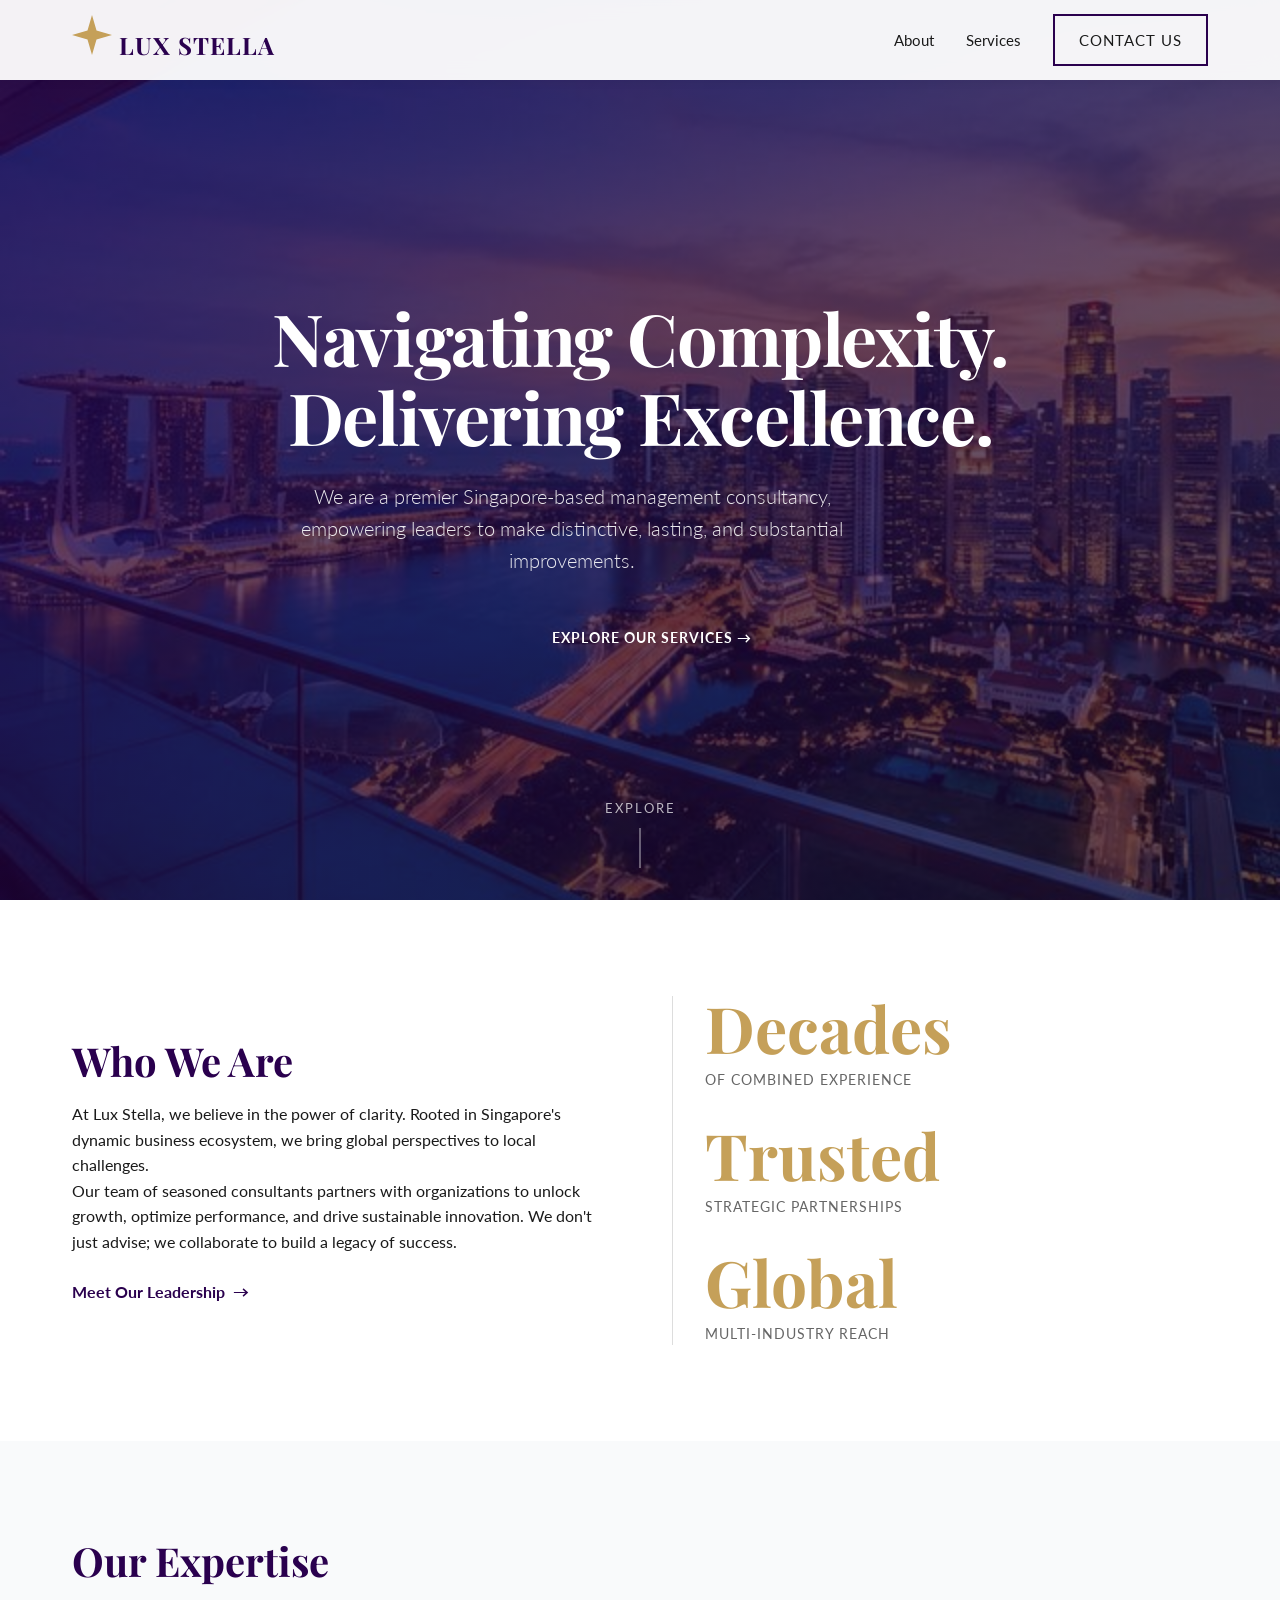
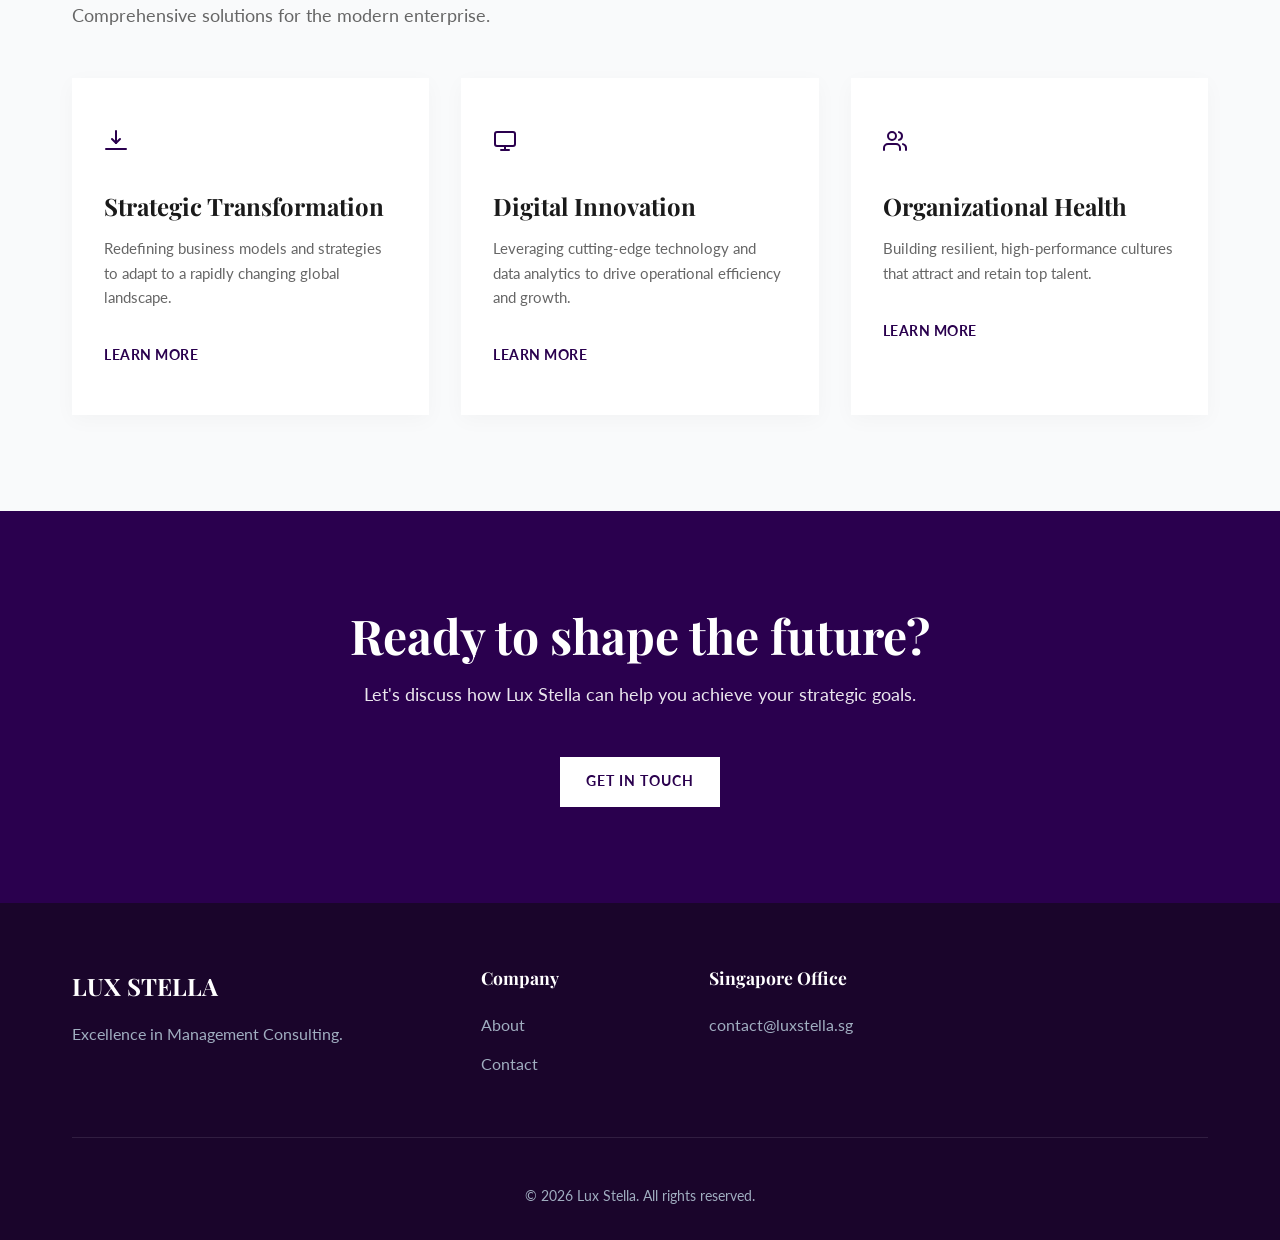
<file: index.html>
<!DOCTYPE html>
<html lang="en">

<head>
    <meta charset="UTF-8">
    <meta name="viewport" content="width=device-width, initial-scale=1.0">
    <title>Lux Stella | Premier Management Consultancy</title>
    <meta name="description"
        content="Luxstella.sg is a premier Singapore-based management consultancy firm delivering strategic excellence and transformative solutions.">

    <!-- Google Fonts -->
    <link rel="preconnect" href="https://fonts.googleapis.com">
    <link rel="preconnect" href="https://fonts.gstatic.com" crossorigin>
    <link
        href="https://fonts.googleapis.com/css2?family=Playfair+Display:ital,wght@0,400;0,700;1,400&family=Lato:wght@300;400;700&display=swap"
        rel="stylesheet">

    <link rel="stylesheet" href="style.css?v=2">
</head>

<body>

    <header class="header">
        <div class="container header-container">
            <a href="#" class="logo">
                <svg width="40" height="40" viewBox="0 0 40 40" fill="none" xmlns="http://www.w3.org/2000/svg"
                    class="logo-icon">
                    <path d="M20 0L24.5 15.5L40 20L24.5 24.5L20 40L15.5 24.5L0 20L15.5 15.5L20 0Z" fill="#C5A059" />
                </svg>
                LUX STELLA
            </a>
            <nav class="nav">
                <ul class="nav-list">
                    <li><a href="#about">About</a></li>
                    <li><a href="#services">Services</a></li>
                    <li><a href="contact.html" class="btn btn-outline">Contact Us</a></li>
                </ul>
                <button class="mobile-menu-btn" aria-label="Toggle Navigation">
                    <span></span>
                    <span></span>
                    <span></span>
                </button>
            </nav>
        </div>
    </header>

    <main>
        <section class="hero" id="hero">
            <div class="hero-overlay"></div>
            <div class="container hero-content fade-in-up">
                <h1 class="hero-title">Navigating Complexity.<br>Delivering Excellence.</h1>
                <p class="hero-subtitle">We are a premier Singapore-based management consultancy, empowering leaders to
                    make distinctive, lasting, and substantial improvements.</p>
                <div class="hero-buttons">
                    <a href="#services" class="btn btn-text">Explore Our Services &rarr;</a>
                </div>
            </div>
            <div class="scroll-indicator">
                <span>Explore</span>
                <div class="line"></div>
            </div>
        </section>

        <section class="about section" id="about">
            <div class="container">
                <div class="grid-2-col">
                    <div class="about-text fade-in-left">
                        <h2 class="section-title">Who We Are</h2>
                        <p class="section-desc">At Lux Stella, we believe in the power of clarity. Rooted in Singapore's
                            dynamic business ecosystem, we bring global perspectives to local challenges.</p>
                        <p>Our team of seasoned consultants partners with organizations to unlock growth, optimize
                            performance, and drive sustainable innovation. We don't just advise; we collaborate to build
                            a legacy of success.</p>
                        <a href="#team" class="link-arrow">Meet Our Leadership</a>
                    </div>
                    <div class="about-stats fade-in-right">
                        <div class="stat-item">
                            <span class="stat-number-text">Decades</span>
                            <span class="stat-label">of Combined Experience</span>
                        </div>
                        <div class="stat-item">
                            <span class="stat-number-text">Trusted</span>
                            <span class="stat-label">Strategic Partnerships</span>
                        </div>
                        <div class="stat-item">
                            <span class="stat-number-text">Global</span>
                            <span class="stat-label">Multi-Industry Reach</span>
                        </div>
                    </div>
                </div>
            </div>
        </section>

        <section class="services section bg-light" id="services">
            <div class="container">
                <div class="section-header text-center fade-in-up">
                    <h2 class="section-title">Our Expertise</h2>
                    <p class="section-subtitle">Comprehensive solutions for the modern enterprise.</p>
                </div>
                <div class="services-grid">
                    <div class="service-card fade-in-up delay-100">
                        <div class="service-icon">
                            <svg xmlns="http://www.w3.org/2000/svg" width="24" height="24" viewBox="0 0 24 24"
                                fill="none" stroke="currentColor" stroke-width="2" stroke-linecap="round"
                                stroke-linejoin="round">
                                <path d="M2 20h20" />
                                <path d="m16 10-4 4-4-4" />
                                <path d="M12 2v12" />
                            </svg>
                        </div>
                        <h3>Strategic Transformation</h3>
                        <p>Redefining business models and strategies to adapt to a rapidly changing global landscape.
                        </p>
                        <a href="#" class="service-link">Learn more</a>
                    </div>
                    <div class="service-card fade-in-up delay-200">
                        <div class="service-icon">
                            <svg xmlns="http://www.w3.org/2000/svg" width="24" height="24" viewBox="0 0 24 24"
                                fill="none" stroke="currentColor" stroke-width="2" stroke-linecap="round"
                                stroke-linejoin="round">
                                <rect width="20" height="14" x="2" y="3" rx="2" />
                                <line x1="8" x2="16" y1="21" y2="21" />
                                <line x1="12" x2="12" y1="17" y2="21" />
                            </svg>
                        </div>
                        <h3>Digital Innovation</h3>
                        <p>Leveraging cutting-edge technology and data analytics to drive operational efficiency and
                            growth.</p>
                        <a href="#" class="service-link">Learn more</a>
                    </div>
                    <div class="service-card fade-in-up delay-300">
                        <div class="service-icon">
                            <svg xmlns="http://www.w3.org/2000/svg" width="24" height="24" viewBox="0 0 24 24"
                                fill="none" stroke="currentColor" stroke-width="2" stroke-linecap="round"
                                stroke-linejoin="round">
                                <path d="M17 21v-2a4 4 0 0 0-4-4H5a4 4 0 0 0-4 4v2" />
                                <circle cx="9" cy="7" r="4" />
                                <path d="M23 21v-2a4 4 0 0 0-3-3.87" />
                                <path d="M16 3.13a4 4 0 0 1 0 7.75" />
                            </svg>
                        </div>
                        <h3>Organizational Health</h3>
                        <p>Building resilient, high-performance cultures that attract and retain top talent.</p>
                        <a href="#" class="service-link">Learn more</a>
                    </div>
                </div>
            </div>
        </section>

        </div>
        </div>
        </section>







        <section class="cta section" id="contact">
            <div class="container cta-container fade-in-up">
                <h2 class="cta-title">Ready to shape the future?</h2>
                <p class="cta-desc">Let's discuss how Lux Stella can help you achieve your strategic goals.</p>
                <a href="contact.html" class="btn btn-white">Get in Touch</a>
            </div>
        </section>
    </main>

    <footer class="footer">
        <div class="container">
            <div class="footer-grid">
                <div class="footer-brand">
                    <a href="#" class="logo-footer">LUX STELLA</a>
                    <p>Excellence in Management Consulting.</p>
                </div>
                <div class="footer-links">
                    <h4>Company</h4>
                    <ul>
                        <li><a href="#about">About</a></li>
                        <li><a href="contact.html">Contact</a></li>
                    </ul>
                </div>

                <div class="footer-contact">
                    <h4>Singapore Office</h4>
                    <p>contact@luxstella.sg</p>
                </div>
            </div>
            <div class="footer-bottom">
                <p>&copy; 2026 Lux Stella. All rights reserved.</p>
            </div>
        </div>
    </footer>

    <script src="script.js"></script>
</body>

</html>
</file>
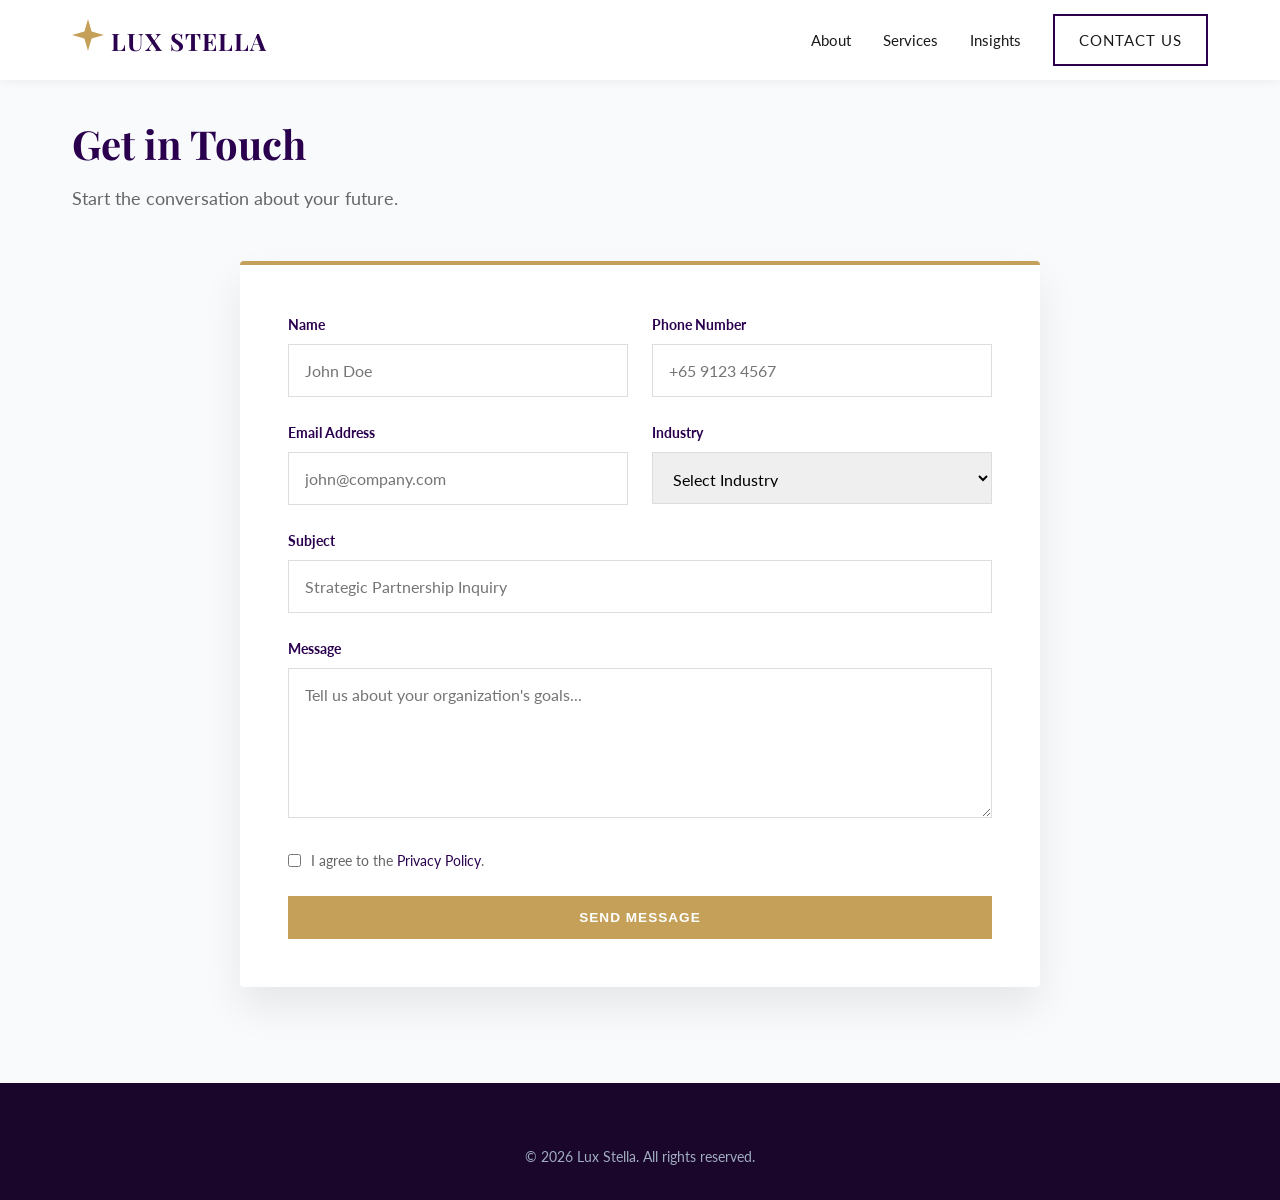
<file: contact.html>
<!DOCTYPE html>
<html lang="en">

<head>
    <meta charset="UTF-8">
    <meta name="viewport" content="width=device-width, initial-scale=1.0">
    <title>Contact Us | Lux Stella</title>
    <meta name="description" content="Get in touch with Luxstella.sg to discuss your strategic needs.">

    <!-- Google Fonts -->
    <link rel="preconnect" href="https://fonts.googleapis.com">
    <link rel="preconnect" href="https://fonts.gstatic.com" crossorigin>
    <link
        href="https://fonts.googleapis.com/css2?family=Playfair+Display:ital,wght@0,400;0,700;1,400&family=Lato:wght@300;400;700&display=swap"
        rel="stylesheet">

    <link rel="stylesheet" href="style.css">
    <style>
        .contact-page {
            padding-top: 120px;
            min-height: 80vh;
            background-color: var(--bg-light);
            position: relative;
            z-index: 1;
        }

        .form-container {
            background: var(--white);
            padding: 3rem;
            max-width: 800px;
            margin: 0 auto;
            box-shadow: 0 20px 40px rgba(0, 0, 0, 0.08);
            border-radius: 4px;
            border-top: 4px solid var(--accent-color);
        }

        @media (max-width: 768px) {
            .form-row {
                grid-template-columns: 1fr !important;
                gap: 0 !important;
            }
        }

        .form-group {
            margin-bottom: 1.5rem;
        }

        .form-label {
            display: block;
            margin-bottom: 0.5rem;
            font-weight: 700;
            color: var(--primary-color);
            font-size: 0.9rem;
        }

        .form-input,
        .form-textarea {
            width: 100%;
            padding: 1rem;
            border: 1px solid #ddd;
            border-radius: 0;
            font-family: var(--font-body);
            font-size: 1rem;
            transition: all 0.3s;
        }

        .form-input:focus,
        .form-textarea:focus {
            outline: none;
            border-color: var(--accent-color);
            box-shadow: 0 0 0 2px rgba(197, 160, 89, 0.1);
        }

        .form-textarea {
            resize: vertical;
            min-height: 150px;
        }

        .success-message {
            display: none;
            text-align: center;
            padding: 2rem;
            background: #d4edda;
            color: #155724;
            border-radius: 4px;
            margin-top: 2rem;
        }

        .success-icon {
            font-size: 3rem;
            margin-bottom: 1rem;
        }
    </style>
</head>

<body>

    <header class="header">
        <div class="container header-container">
            <a href="index.html" class="logo">
                <svg width="32" height="32" viewBox="0 0 40 40" fill="none" xmlns="http://www.w3.org/2000/svg"
                    class="logo-icon">
                    <path d="M20 0L24.5 15.5L40 20L24.5 24.5L20 40L15.5 24.5L0 20L15.5 15.5L20 0Z" fill="#C5A059" />
                </svg>
                LUX STELLA
            </a>
            <nav class="nav">
                <ul class="nav-list">
                    <li><a href="index.html#about">About</a></li>
                    <li><a href="index.html#services">Services</a></li>
                    <li><a href="index.html#insights">Insights</a></li>
                    <li><a href="contact.html" class="btn btn-outline">Contact Us</a></li>
                </ul>
            </nav>
        </div>
    </header>

    <main class="contact-page section">
        <div class="container">
            <div class="section-header text-center">
                <h1 class="section-title">Get in Touch</h1>
                <p class="section-subtitle">Start the conversation about your future.</p>
            </div>

            <div class="form-container">
                <form id="contactForm">
                    <div class="form-row" style="display: grid; grid-template-columns: 1fr 1fr; gap: 1.5rem;">
                        <div class="form-group">
                            <label for="name" class="form-label">Name</label>
                            <input type="text" id="name" class="form-input" required placeholder="John Doe">
                        </div>
                        <div class="form-group">
                            <label for="phone" class="form-label">Phone Number</label>
                            <input type="tel" id="phone" class="form-input" placeholder="+65 9123 4567">
                        </div>
                    </div>
                    <div class="form-row" style="display: grid; grid-template-columns: 1fr 1fr; gap: 1.5rem;">
                        <div class="form-group">
                            <label for="email" class="form-label">Email Address</label>
                            <input type="email" id="email" class="form-input" required placeholder="john@company.com">
                        </div>
                        <div class="form-group">
                            <label for="industry" class="form-label">Industry</label>
                            <select id="industry" class="form-input" style="height: 52px;">
                                <option value="" disabled selected>Select Industry</option>
                                <option value="finance">Finance & Banking</option>
                                <option value="technology">Technology & Digital</option>
                                <option value="manufacturing">Manufacturing</option>
                                <option value="healthcare">Healthcare</option>
                                <option value="retail">Retail & Consumer</option>
                                <option value="other">Other</option>
                            </select>
                        </div>
                    </div>
                    <div class="form-group">
                        <label for="subject" class="form-label">Subject</label>
                        <input type="text" id="subject" class="form-input" required
                            placeholder="Strategic Partnership Inquiry">
                    </div>
                    <div class="form-group">
                        <label for="message" class="form-label">Message</label>
                        <textarea id="message" class="form-textarea" required
                            placeholder="Tell us about your organization's goals..."></textarea>
                    </div>
                    <div class="form-group">
                        <label class="checkbox-container"
                            style="display: flex; align-items: center; font-size: 0.9rem; color: #666;">
                            <input type="checkbox" required style="margin-right: 10px;">
                            I agree to the <a href="privacy.html"
                                style="color: var(--primary-color); margin-left: 4px;">Privacy Policy</a>.
                        </label>
                    </div>
                    <button type="submit" class="btn btn-primary" style="width: 100%;">Send Message</button>
                </form>

                <div class="success-message" id="successMessage">
                    <div class="success-icon">✓</div>
                    <h3>Message Sent Successfully</h3>
                    <p>Thank you for reaching out. Our team will get back to you within 24 hours.</p>
                    <a href="index.html" class="link-arrow" style="margin-top: 1rem; display: inline-block;">Return
                        Home</a>
                </div>
            </div>
        </div>
    </main>

    <footer class="footer">
        <div class="container">
            <div class="footer-bottom">
                <p>&copy; 2026 Lux Stella. All rights reserved.</p>
            </div>
        </div>
    </footer>

    <script>
        document.getElementById('contactForm').addEventListener('submit', function (e) {
            e.preventDefault();
            this.style.display = 'none';
            document.getElementById('successMessage').style.display = 'block';
            window.scrollTo({ top: 0, behavior: 'smooth' });
        });
    </script>
</body>

</html>
</file>
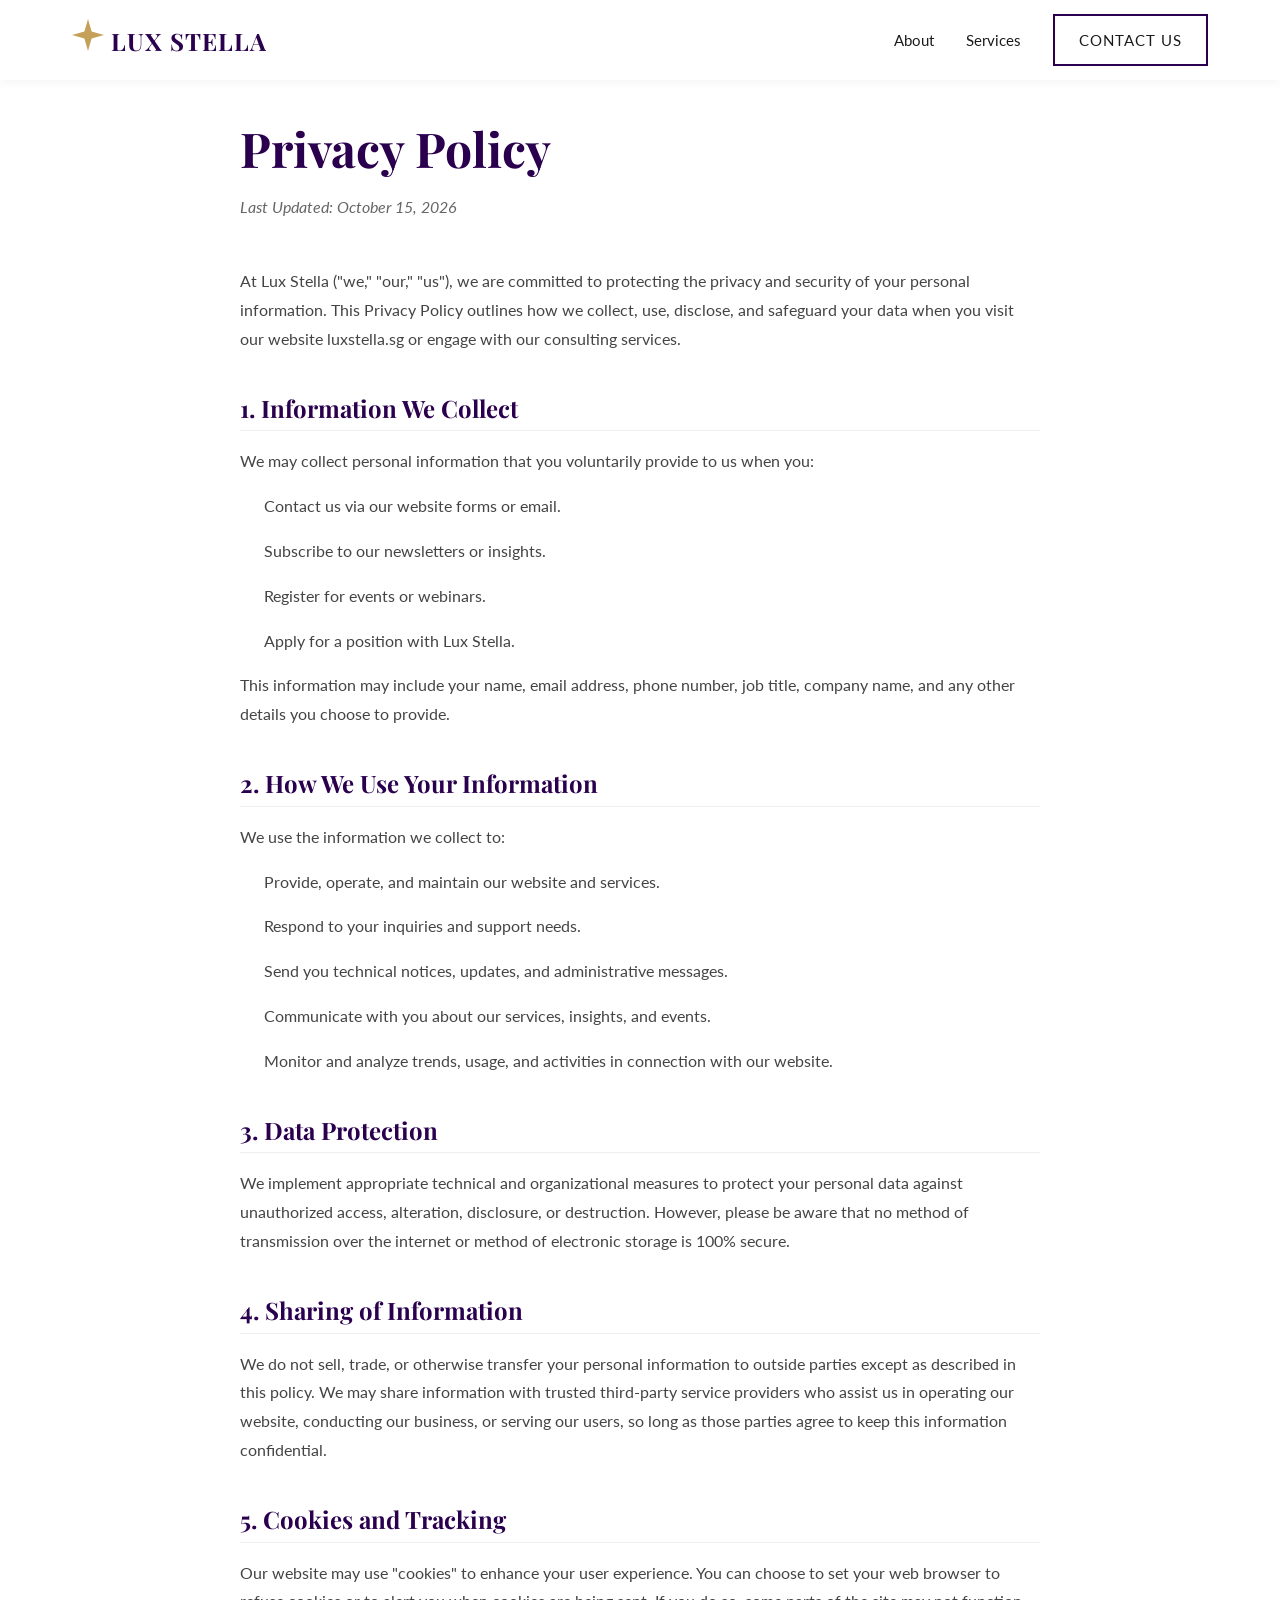
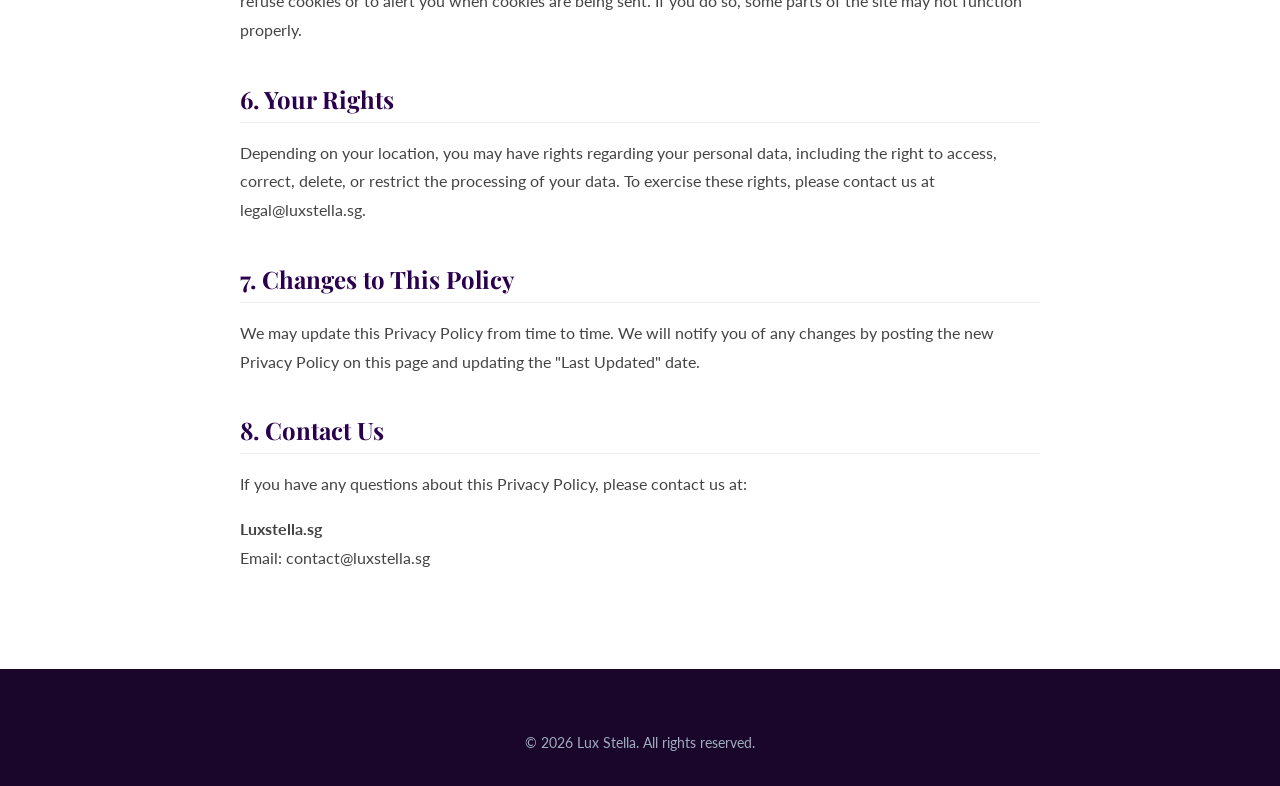
<file: privacy.html>
<!DOCTYPE html>
<html lang="en">

<head>
    <meta charset="UTF-8">
    <meta name="viewport" content="width=device-width, initial-scale=1.0">
    <title>Privacy Policy | Lux Stella</title>
    <meta name="description" content="Privacy Policy for Luxstella.sg">
    <link rel="preconnect" href="https://fonts.googleapis.com">
    <link rel="preconnect" href="https://fonts.gstatic.com" crossorigin>
    <link
        href="https://fonts.googleapis.com/css2?family=Playfair+Display:ital,wght@0,400;0,700;1,400&family=Lato:wght@300;400;700&display=swap"
        rel="stylesheet">
    <link rel="stylesheet" href="style.css">
    <style>
        .legal-content {
            padding: 120px 0 80px;
            max-width: 800px;
            margin: 0 auto;
        }

        .legal-content h1 {
            font-size: 3rem;
            color: var(--primary-color);
            margin-bottom: 1rem;
        }

        .legal-content .last-updated {
            font-style: italic;
            color: #666;
            margin-bottom: 3rem;
            display: block;
        }

        .legal-content h3 {
            font-size: 1.5rem;
            color: var(--primary-color);
            margin-top: 2.5rem;
            margin-bottom: 1rem;
            border-bottom: 1px solid #eee;
            padding-bottom: 0.5rem;
        }

        .legal-content p,
        .legal-content li {
            line-height: 1.8;
            color: #444;
            margin-bottom: 1rem;
        }

        .legal-content ul {
            padding-left: 1.5rem;
            margin-bottom: 1rem;
        }
    </style>
</head>

<body>
    <header class="header">
        <div class="container header-container">
            <a href="index.html" class="logo">
                <svg width="32" height="32" viewBox="0 0 40 40" fill="none" xmlns="http://www.w3.org/2000/svg"
                    class="logo-icon">
                    <path d="M20 0L24.5 15.5L40 20L24.5 24.5L20 40L15.5 24.5L0 20L15.5 15.5L20 0Z" fill="#C5A059" />
                </svg>
                LUX STELLA
            </a>
            <nav class="nav">
                <ul class="nav-list">
                    <li><a href="index.html#about">About</a></li>
                    <li><a href="index.html#services">Services</a></li>
                    <li><a href="contact.html" class="btn btn-outline">Contact Us</a></li>
                </ul>
            </nav>
        </div>
    </header>

    <main class="container legal-content">
        <h1>Privacy Policy</h1>
        <span class="last-updated">Last Updated: October 15, 2026</span>

        <p>At Lux Stella ("we," "our," "us"), we are committed to protecting the privacy and security of your personal
            information. This Privacy Policy outlines how we collect, use, disclose, and safeguard your data when you
            visit our website luxstella.sg or engage with our consulting services.</p>

        <h3>1. Information We Collect</h3>
        <p>We may collect personal information that you voluntarily provide to us when you:</p>
        <ul>
            <li>Contact us via our website forms or email.</li>
            <li>Subscribe to our newsletters or insights.</li>
            <li>Register for events or webinars.</li>
            <li>Apply for a position with Lux Stella.</li>
        </ul>
        <p>This information may include your name, email address, phone number, job title, company name, and any other
            details you choose to provide.</p>

        <h3>2. How We Use Your Information</h3>
        <p>We use the information we collect to:</p>
        <ul>
            <li>Provide, operate, and maintain our website and services.</li>
            <li>Respond to your inquiries and support needs.</li>
            <li>Send you technical notices, updates, and administrative messages.</li>
            <li>Communicate with you about our services, insights, and events.</li>
            <li>Monitor and analyze trends, usage, and activities in connection with our website.</li>
        </ul>

        <h3>3. Data Protection</h3>
        <p>We implement appropriate technical and organizational measures to protect your personal data against
            unauthorized access, alteration, disclosure, or destruction. However, please be aware that no method of
            transmission over the internet or method of electronic storage is 100% secure.</p>

        <h3>4. Sharing of Information</h3>
        <p>We do not sell, trade, or otherwise transfer your personal information to outside parties except as described
            in this policy. We may share information with trusted third-party service providers who assist us in
            operating our website, conducting our business, or serving our users, so long as those parties agree to keep
            this information confidential.</p>

        <h3>5. Cookies and Tracking</h3>
        <p>Our website may use "cookies" to enhance your user experience. You can choose to set your web browser to
            refuse cookies or to alert you when cookies are being sent. If you do so, some parts of the site may not
            function properly.</p>

        <h3>6. Your Rights</h3>
        <p>Depending on your location, you may have rights regarding your personal data, including the right to access,
            correct, delete, or restrict the processing of your data. To exercise these rights, please contact us at
            legal@luxstella.sg.</p>

        <h3>7. Changes to This Policy</h3>
        <p>We may update this Privacy Policy from time to time. We will notify you of any changes by posting the new
            Privacy Policy on this page and updating the "Last Updated" date.</p>

        <h3>8. Contact Us</h3>
        <p>If you have any questions about this Privacy Policy, please contact us at:</p>
        <p>
            <strong>Luxstella.sg</strong><br>
            Email: contact@luxstella.sg
        </p>
    </main>

    <footer class="footer">
        <div class="container footer-bottom">
            <p>&copy; 2026 Lux Stella. All rights reserved.</p>
        </div>
    </footer>
</body>

</html>
</file>
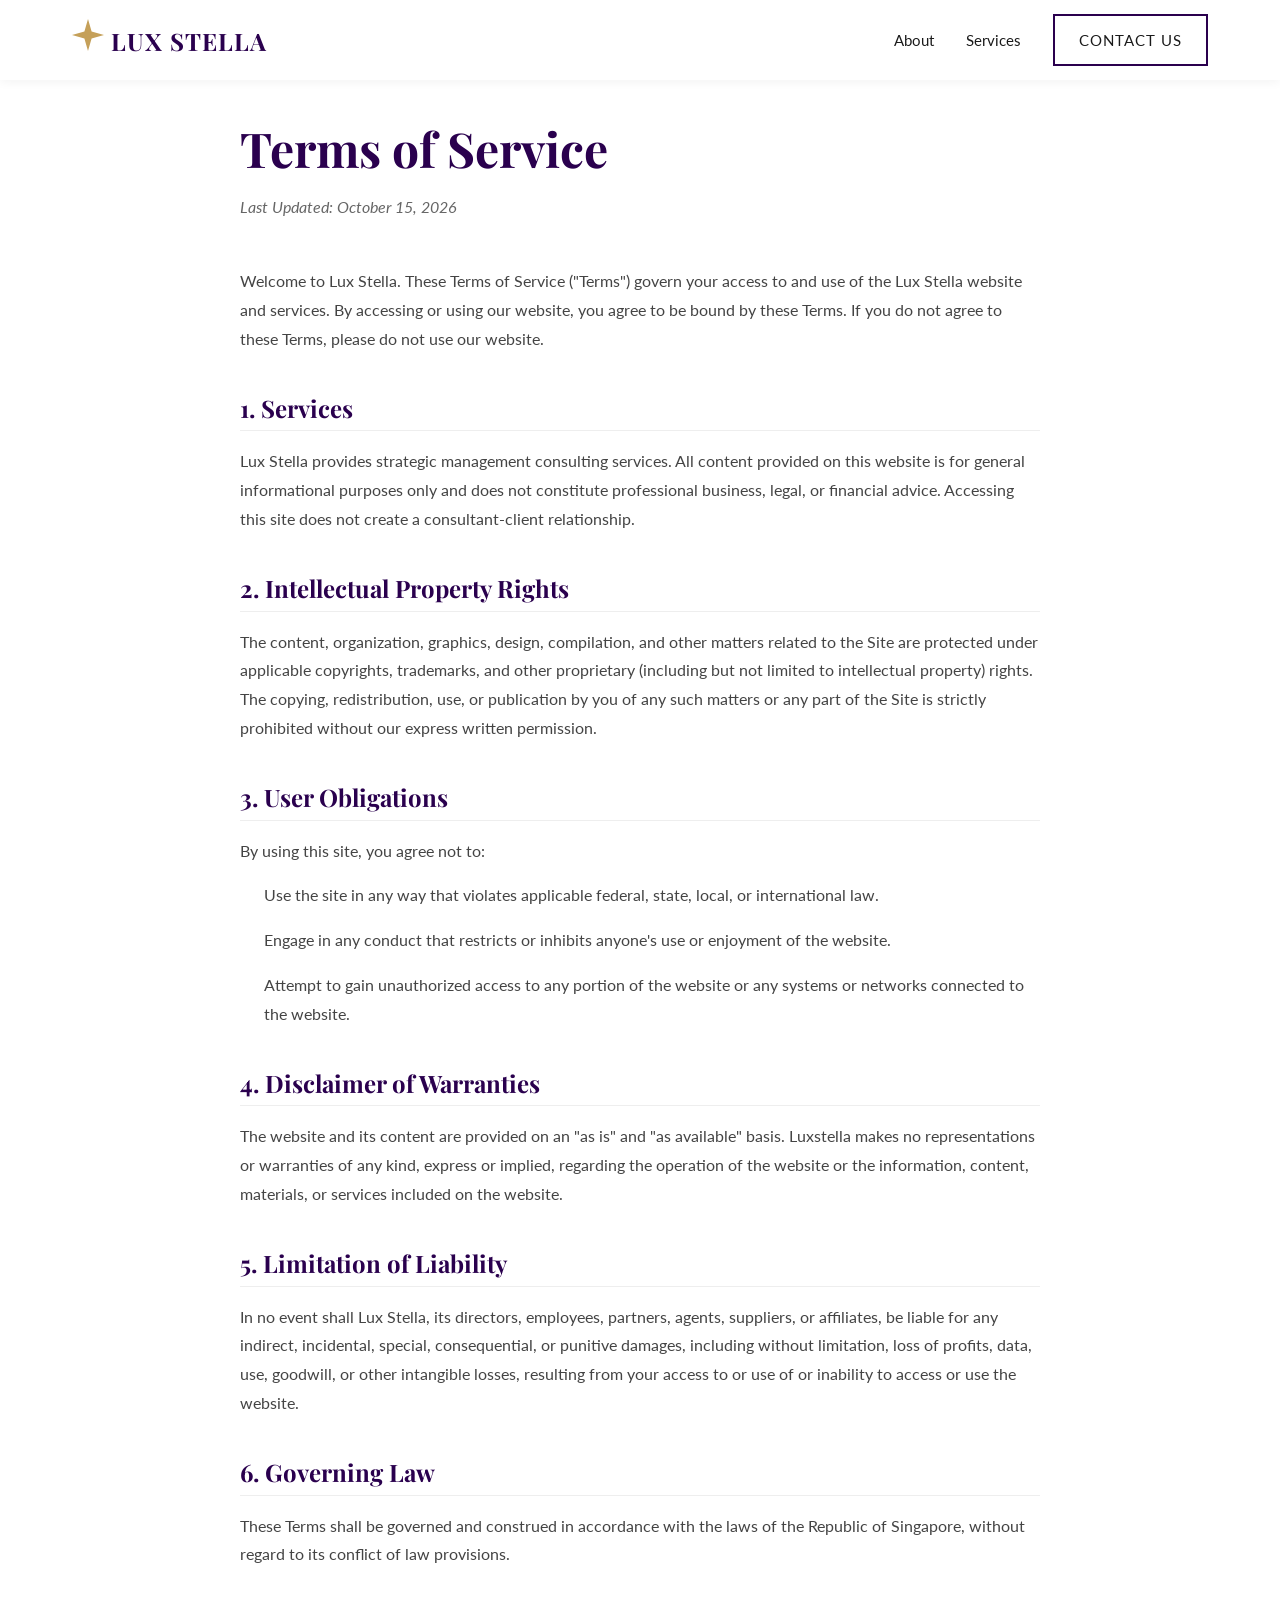
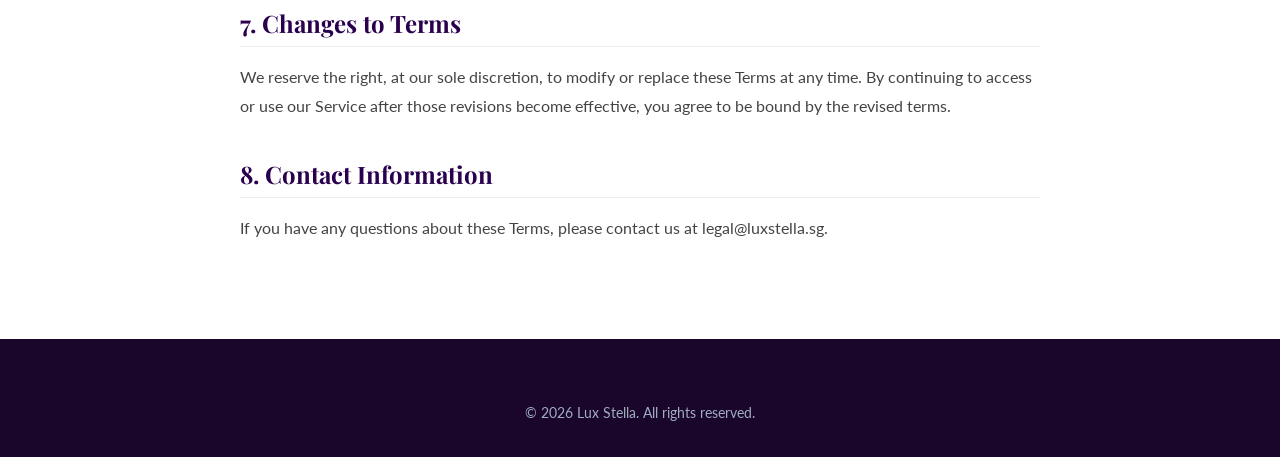
<file: terms.html>
<!DOCTYPE html>
<html lang="en">

<head>
    <meta charset="UTF-8">
    <meta name="viewport" content="width=device-width, initial-scale=1.0">
    <title>Terms of Service | Lux Stella</title>
    <meta name="description" content="Terms of Service for Luxstella.sg">
    <link rel="preconnect" href="https://fonts.googleapis.com">
    <link rel="preconnect" href="https://fonts.gstatic.com" crossorigin>
    <link
        href="https://fonts.googleapis.com/css2?family=Playfair+Display:ital,wght@0,400;0,700;1,400&family=Lato:wght@300;400;700&display=swap"
        rel="stylesheet">
    <link rel="stylesheet" href="style.css">
    <style>
        .legal-content {
            padding: 120px 0 80px;
            max-width: 800px;
            margin: 0 auto;
        }

        .legal-content h1 {
            font-size: 3rem;
            color: var(--primary-color);
            margin-bottom: 1rem;
        }

        .legal-content .last-updated {
            font-style: italic;
            color: #666;
            margin-bottom: 3rem;
            display: block;
        }

        .legal-content h3 {
            font-size: 1.5rem;
            color: var(--primary-color);
            margin-top: 2.5rem;
            margin-bottom: 1rem;
            border-bottom: 1px solid #eee;
            padding-bottom: 0.5rem;
        }

        .legal-content p,
        .legal-content li {
            line-height: 1.8;
            color: #444;
            margin-bottom: 1rem;
        }

        .legal-content ul {
            padding-left: 1.5rem;
            margin-bottom: 1rem;
        }
    </style>
</head>

<body>
    <header class="header">
        <div class="container header-container">
            <a href="index.html" class="logo">
                <svg width="32" height="32" viewBox="0 0 40 40" fill="none" xmlns="http://www.w3.org/2000/svg"
                    class="logo-icon">
                    <path d="M20 0L24.5 15.5L40 20L24.5 24.5L20 40L15.5 24.5L0 20L15.5 15.5L20 0Z" fill="#C5A059" />
                </svg>
                LUX STELLA
            </a>
            <nav class="nav">
                <ul class="nav-list">
                    <li><a href="index.html#about">About</a></li>
                    <li><a href="index.html#services">Services</a></li>
                    <li><a href="contact.html" class="btn btn-outline">Contact Us</a></li>
                </ul>
            </nav>
        </div>
    </header>

    <main class="container legal-content">
        <h1>Terms of Service</h1>
        <span class="last-updated">Last Updated: October 15, 2026</span>

        <p>Welcome to Lux Stella. These Terms of Service ("Terms") govern your access to and use of the Lux Stella
            website and services. By accessing or using our website, you agree to be bound by these Terms. If you do not
            agree to these Terms, please do not use our website.</p>

        <h3>1. Services</h3>
        <p>Lux Stella provides strategic management consulting services. All content provided on this website is for
            general informational purposes only and does not constitute professional business, legal, or financial
            advice. Accessing this site does not create a consultant-client relationship.</p>

        <h3>2. Intellectual Property Rights</h3>
        <p>The content, organization, graphics, design, compilation, and other matters related to the Site are protected
            under applicable copyrights, trademarks, and other proprietary (including but not limited to intellectual
            property) rights. The copying, redistribution, use, or publication by you of any such matters or any part of
            the Site is strictly prohibited without our express written permission.</p>

        <h3>3. User Obligations</h3>
        <p>By using this site, you agree not to:</p>
        <ul>
            <li>Use the site in any way that violates applicable federal, state, local, or international law.</li>
            <li>Engage in any conduct that restricts or inhibits anyone's use or enjoyment of the website.</li>
            <li>Attempt to gain unauthorized access to any portion of the website or any systems or networks connected
                to the website.</li>
        </ul>

        <h3>4. Disclaimer of Warranties</h3>
        <p>The website and its content are provided on an "as is" and "as available" basis. Luxstella makes no
            representations or warranties of any kind, express or implied, regarding the operation of the website or the
            information, content, materials, or services included on the website.</p>

        <h3>5. Limitation of Liability</h3>
        <p>In no event shall Lux Stella, its directors, employees, partners, agents, suppliers, or affiliates, be liable
            for any indirect, incidental, special, consequential, or punitive damages, including without limitation,
            loss of profits, data, use, goodwill, or other intangible losses, resulting from your access to or use of or
            inability to access or use the website.</p>

        <h3>6. Governing Law</h3>
        <p>These Terms shall be governed and construed in accordance with the laws of the Republic of Singapore, without
            regard to its conflict of law provisions.</p>

        <h3>7. Changes to Terms</h3>
        <p>We reserve the right, at our sole discretion, to modify or replace these Terms at any time. By continuing to
            access or use our Service after those revisions become effective, you agree to be bound by the revised
            terms.</p>

        <h3>8. Contact Information</h3>
        <p>If you have any questions about these Terms, please contact us at legal@luxstella.sg.</p>
    </main>

    <footer class="footer">
        <div class="container footer-bottom">
            <p>&copy; 2026 Lux Stella. All rights reserved.</p>
        </div>
    </footer>
</body>

</html>
</file>
<file: style.css>
:root {
    --primary-color: #2A004E;
    /* Deep Regal Purple */
    --accent-color: #C5A059;
    /* Muted Gold */
    --text-dark: #1A1A1A;
    --text-light: #F5F5F5;
    --bg-light: #F9FAFB;
    --white: #FFFFFF;
    --transition-speed: 0.4s;
    --font-heading: 'Playfair Display', serif;
    --font-body: 'Lato', sans-serif;
}

/* ... existing code ... */

/* Fallback/Overlay if image fails or for readability */
.hero-overlay {
    position: absolute;
    top: 0;
    left: 0;
    width: 100%;
    height: 100%;
    background: linear-gradient(135deg, rgba(42, 0, 78, 0.85) 0%, rgba(0, 0, 0, 0.6) 100%);
    z-index: 1;
}

/* ... existing code ... */

.image-divider::before {
    content: '';
    position: absolute;
    top: 0;
    left: 0;
    width: 100%;
    height: 100%;
    background: rgba(42, 0, 78, 0.6);
    /* Purple overlay */
}

/* ... existing code ... */

/* Footer */
.footer {
    background-color: #1a052b;
    /* Darker purple/black for footer */
    color: #a0aec0;
    padding: 4rem 0 2rem;
}

* {
    margin: 0;
    padding: 0;
    box-sizing: border-box;
}

html {
    scroll-behavior: smooth;
}

body {
    font-family: var(--font-body);
    color: var(--text-dark);
    line-height: 1.6;
    background-color: var(--white);
    overflow-x: hidden;
}

/* Typography */
h1,
h2,
h3,
h4,
h5,
h6 {
    font-family: var(--font-heading);
    font-weight: 700;
    line-height: 1.2;
}

a {
    text-decoration: none;
    color: inherit;
    transition: color var(--transition-speed) ease;
}

ul {
    list-style: none;
}

.container {
    max-width: 1200px;
    margin: 0 auto;
    padding: 0 2rem;
}

.section {
    padding: 6rem 0;
}

.section-title {
    font-size: 2.5rem;
    margin-bottom: 1rem;
    color: var(--primary-color);
}

.section-subtitle {
    font-size: 1.125rem;
    color: #666;
    margin-bottom: 3rem;
}

.bg-light {
    background-color: var(--bg-light);
}

/* Header */
.header {
    position: fixed;
    top: 0;
    left: 0;
    width: 100%;
    z-index: 1000;
    background: rgba(255, 255, 255, 0.95);
    backdrop-filter: blur(10px);
    box-shadow: 0 2px 10px rgba(0, 0, 0, 0.05);
    transition: transform 0.3s ease;
}

.header-container {
    display: flex;
    justify-content: space-between;
    align-items: center;
    height: 80px;
}

.logo {
    font-family: var(--font-heading);
    font-size: 1.5rem;
    font-weight: 700;
    letter-spacing: 1px;
    color: var(--primary-color);
}

.logo .highlight {
    color: var(--accent-color);
}

.nav-list {
    display: flex;
    gap: 2rem;
    align-items: center;
}

.nav-list a {
    font-weight: 400;
    font-size: 0.95rem;
    color: var(--text-dark);
    position: relative;
}

.nav-list a:not(.btn)::after {
    content: '';
    position: absolute;
    width: 0;
    height: 2px;
    bottom: -4px;
    left: 0;
    background-color: var(--accent-color);
    transition: width var(--transition-speed);
}

.nav-list a:not(.btn):hover::after {
    width: 100%;
}

.btn {
    display: inline-block;
    padding: 0.75rem 1.5rem;
    border-radius: 0;
    /* Professional sharp edges */
    font-weight: 700;
    text-transform: uppercase;
    font-size: 0.85rem;
    letter-spacing: 1px;
    transition: all var(--transition-speed);
}

.btn-outline {
    border: 2px solid var(--primary-color);
    color: var(--primary-color);
}

.btn-outline:hover {
    background-color: var(--primary-color);
    color: var(--white);
}

.btn-primary {
    background-color: var(--accent-color);
    color: var(--white);
    border: 2px solid var(--accent-color);
}

.btn-primary:hover {
    background-color: transparent;
    color: var(--accent-color);
}

.btn-text {
    color: var(--white);
    margin-left: 1.5rem;
    position: relative;
}

.btn-text::after {
    content: '';
    position: absolute;
    width: 100%;
    height: 1px;
    bottom: -2px;
    left: 0;
    background-color: var(--white);
    transform: scaleX(0);
    transform-origin: right;
    transition: transform var(--transition-speed);
}

.btn-text:hover::after {
    transform: scaleX(1);
    transform-origin: left;
}

.btn-white {
    background-color: var(--white);
    color: var(--primary-color);
    border: 2px solid var(--white);
}

.btn-white:hover {
    background-color: transparent;
    color: var(--white);
}


/* Mobile Menu */
.mobile-menu-btn {
    display: none;
    background: none;
    border: none;
    cursor: pointer;
    flex-direction: column;
    gap: 5px;
}

.mobile-menu-btn span {
    width: 25px;
    height: 2px;
    background-color: var(--primary-color);
}

/* Hero Section */
.hero {
    position: relative;
    height: 100vh;
    display: flex;
    align-items: center;
    justify-content: center;
    color: var(--white);
    background: linear-gradient(135deg, rgba(42, 0, 78, 0.75) 0%, rgba(26, 5, 43, 0.65) 100%), url('hero-bg.png');
    background-size: cover;
    background-position: center;
    background-attachment: fixed;
    text-align: center;
    padding: 0 1rem;
}

/* Fallback/Overlay if image fails or for readability */
.hero-overlay {
    display: none;
}

.hero-content {
    position: relative;
    z-index: 2;
    max-width: 800px;
    margin-top: 60px;
    /* Offset for header */
}

.hero-title {
    font-size: 4.5rem;
    margin-bottom: 1.5rem;
    line-height: 1.1;
    letter-spacing: -0.02em;
}

.hero-subtitle {
    font-size: 1.25rem;
    margin-bottom: 2.5rem;
    max-width: 600px;
    opacity: 0.9;
    font-weight: 300;
}

.scroll-indicator {
    position: absolute;
    bottom: 2rem;
    left: 50%;
    transform: translateX(-50%);
    z-index: 2;
    display: flex;
    flex-direction: column;
    align-items: center;
    color: var(--white);
    font-size: 0.8rem;
    letter-spacing: 2px;
    text-transform: uppercase;
    opacity: 0.7;
}

.scroll-indicator .line {
    width: 1px;
    height: 40px;
    background-color: var(--white);
    margin-top: 10px;
    animation: scrollLine 2s infinite;
}

@keyframes scrollLine {
    0% {
        transform: scaleY(0);
        transform-origin: top;
    }

    50% {
        transform: scaleY(1);
        transform-origin: top;
    }

    51% {
        transform: scaleY(1);
        transform-origin: bottom;
    }

    100% {
        transform: scaleY(0);
        transform-origin: bottom;
    }
}

/* About Section */
.grid-2-col {
    display: grid;
    grid-template-columns: 1fr 1fr;
    gap: 4rem;
    align-items: center;
}

.link-arrow {
    display: inline-flex;
    align-items: center;
    margin-top: 1.5rem;
    font-weight: 700;
    color: var(--primary-color);
}

.link-arrow::after {
    content: '→';
    margin-left: 0.5rem;
    transition: margin-left var(--transition-speed);
}

.link-arrow:hover::after {
    margin-left: 1rem;
}

.about-stats {
    display: grid;
    grid-template-columns: 1fr;
    gap: 2rem;
    border-left: 1px solid #ddd;
    padding-left: 2rem;
}

.stat-number {
    font-size: 3.5rem;
    font-family: var(--font-heading);
    font-weight: 700;
    color: var(--primary-color);
    line-height: 1;
}

.stat-symbol {
    font-size: 2rem;
    color: var(--accent-color);
}

.stat-label {
    display: block;
    margin-top: 0.5rem;
    font-size: 0.9rem;
    color: #666;
    text-transform: uppercase;
    letter-spacing: 1px;
}

/* Image Divider */
.image-divider {
    background-image: url('https://images.unsplash.com/photo-1497215728101-856f4ea42174?auto=format&fit=crop&q=80');
    /* Modern Office/Meeting */
    background-size: cover;
    background-position: center;
    background-attachment: fixed;
    height: 400px;
    display: flex;
    align-items: center;
    justify-content: center;
    text-align: center;
    position: relative;
    padding: 0;
}

.image-divider::before {
    content: '';
    position: absolute;
    top: 0;
    left: 0;
    width: 100%;
    height: 100%;
    background: rgba(42, 0, 78, 0.6);
    /* Purple overlay */
}

.divider-content {
    position: relative;
    z-index: 2;
    color: var(--white);
    max-width: 800px;
    padding: 2rem;
}

.divider-content h2 {
    font-size: 3rem;
    font-weight: 700;
}

@media (max-width: 768px) {
    .divider-content h2 {
        font-size: 2rem;
    }
}

/* Services Section */
.services-grid {
    display: grid;
    grid-template-columns: repeat(3, 1fr);
    gap: 2rem;
}

.service-card {
    background: var(--white);
    padding: 3rem 2rem;
    border-top: 3px solid transparent;
    box-shadow: 0 5px 20px rgba(0, 0, 0, 0.03);
    transition: all var(--transition-speed);
}

.service-card:hover {
    transform: translateY(-10px);
    border-top-color: var(--accent-color);
    box-shadow: 0 15px 30px rgba(0, 0, 0, 0.08);
}

.service-icon {
    margin-bottom: 2rem;
    color: var(--primary-color);
}

.service-card h3 {
    margin-bottom: 1rem;
    font-size: 1.5rem;
}

.service-card p {
    color: #666;
    margin-bottom: 2rem;
    font-size: 0.95rem;
}

/* Stat Number Text Alternative */
.stat-number-text {
    font-size: 4rem;
    line-height: 1;
    font-weight: 700;
    color: var(--accent-color);
    display: block;
    margin-bottom: 0.5rem;
    font-family: 'Playfair Display', serif;
    /* Removed opacity: 0 to ensure visibility. Parent container handles fade-in. */
}

.visible .stat-number-text {
    animation: fadeInUp 0.8s ease-out forwards;
    animation-delay: 0.3s;
}

.visible .stat-item:nth-child(2) .stat-number-text {
    animation-delay: 0.5s;
}

.visible .stat-item:nth-child(3) .stat-number-text {
    animation-delay: 0.7s;
}

.service-link {
    font-size: 0.9rem;
    font-weight: 700;
    color: var(--primary-color);
    text-transform: uppercase;
    letter-spacing: 0.5px;
}

/* CTA Section */
.cta {
    background-color: var(--primary-color);
    color: var(--white);
    text-align: center;
}

.cta-title {
    font-size: 3rem;
    margin-bottom: 1rem;
    color: var(--white);
}

.cta-desc {
    margin-bottom: 3rem;
    opacity: 0.9;
    font-size: 1.125rem;
}

/* Footer */
.footer {
    background-color: #1a052b;
    /* Darker purple/black for footer */
    color: #a0aec0;
    padding: 4rem 0 2rem;
}

.footer-grid {
    display: grid;
    grid-template-columns: 2fr 1fr 1fr 1.5fr;
    gap: 3rem;
    margin-bottom: 3rem;
    padding-bottom: 3rem;
    border-bottom: 1px solid rgba(255, 255, 255, 0.1);
}

.logo-footer {
    font-family: var(--font-heading);
    font-size: 1.5rem;
    color: var(--white);
    font-weight: 700;
    display: block;
    margin-bottom: 1rem;
}

.footer h4 {
    color: var(--white);
    margin-bottom: 1.5rem;
    font-size: 1.1rem;
}

.footer ul li {
    margin-bottom: 0.8rem;
}

.footer ul li a:hover {
    color: var(--white);
    text-decoration: underline;
}

.footer-bottom {
    text-align: center;
    font-size: 0.85rem;
}

/* Animations */
.fade-in-up {
    opacity: 0;
    transform: translateY(30px);
    transition: opacity 0.8s ease-out, transform 0.8s ease-out;
}

.fade-in-up.visible {
    opacity: 1;
    transform: translateY(0);
}

.fade-in-left {
    opacity: 0;
    transform: translateX(-30px);
    transition: opacity 0.8s ease-out, transform 0.8s ease-out;
}

.fade-in-left.visible {
    opacity: 1;
    transform: translateX(0);
}

.fade-in-right {
    opacity: 0;
    transform: translateX(30px);
    transition: opacity 0.8s ease-out, transform 0.8s ease-out;
}

.fade-in-right.visible {
    opacity: 1;
    transform: translateX(0);
}

/* Insights Section */
.insights {
    background-image: url('https://images.unsplash.com/photo-1497215728101-856f4ea42174?auto=format&fit=crop&q=80');
    /* Modern Office/Meeting */
    background-size: cover;
    background-position: center;
    background-attachment: fixed;
    position: relative;
    color: var(--white);
}

.insights::before {
    content: '';
    position: absolute;
    top: 0;
    left: 0;
    width: 100%;
    height: 100%;
    background: rgba(42, 0, 78, 0.9);
    /* Stronger Purple overlay to cover blue tint */
}

.insights .container {
    position: relative;
    z-index: 2;
}

.insights-grid {
    display: grid;
    grid-template-columns: repeat(3, 1fr);
    gap: 2rem;
}

.insight-card {
    background: rgba(255, 255, 255, 0.1);
    backdrop-filter: blur(5px);
    border: 1px solid rgba(255, 255, 255, 0.2);
    border-radius: 4px;
    padding: 2rem;
    transition: all var(--transition-speed);
    cursor: pointer;
}

.insight-card:hover {
    background: rgba(255, 255, 255, 0.2);
    transform: translateY(-5px);
}

.insight-category {
    font-size: 0.75rem;
    font-weight: 700;
    text-transform: uppercase;
    color: var(--accent-color);
    letter-spacing: 1px;
    margin-bottom: 0.5rem;
}

.insight-title {
    font-size: 1.25rem;
    margin-bottom: 1rem;
    line-height: 1.4;
    color: var(--white);
}

.insight-date {
    font-size: 0.85rem;
    color: rgba(255, 255, 255, 0.7);
}

/* Responsive */
@media (max-width: 992px) {
    .services-grid {
        grid-template-columns: 1fr 1fr;
    }

    .hero-title {
        font-size: 3.5rem;
    }
}

@media (max-width: 768px) {
    .hide-mobile {
        display: none;
    }

    .mobile-menu-btn {
        display: flex;
    }

    .nav-list {
        display: none;
        /* In a real implementation, this would be a slide-out menu */
        position: absolute;
        top: 80px;
        left: 0;
        width: 100%;
        background: var(--white);
        flex-direction: column;
        padding: 2rem;
        box-shadow: 0 10px 20px rgba(0, 0, 0, 0.05);
    }

    .nav-list.active {
        display: flex;
    }

    .grid-2-col {
        grid-template-columns: 1fr;
        gap: 3rem;
    }

    .about-stats {
        border-left: none;
        border-top: 1px solid #ddd;
        padding-left: 0;
        padding-top: 2rem;
        grid-template-columns: repeat(3, 1fr);
    }

    .services-grid {
        grid-template-columns: 1fr;
    }

    .footer-grid {
        grid-template-columns: 1fr 1fr;
    }

    .hero-title {
        font-size: 2.8rem;
    }
}

@media (max-width: 480px) {
    .about-stats {
        grid-template-columns: 1fr;
    }

    .footer-grid {
        grid-template-columns: 1fr;
    }
}

.delay-100 {
    transition-delay: 0.1s;
}

.delay-200 {
    transition-delay: 0.2s;
}

.delay-300 {
    transition-delay: 0.3s;
}
</file>
